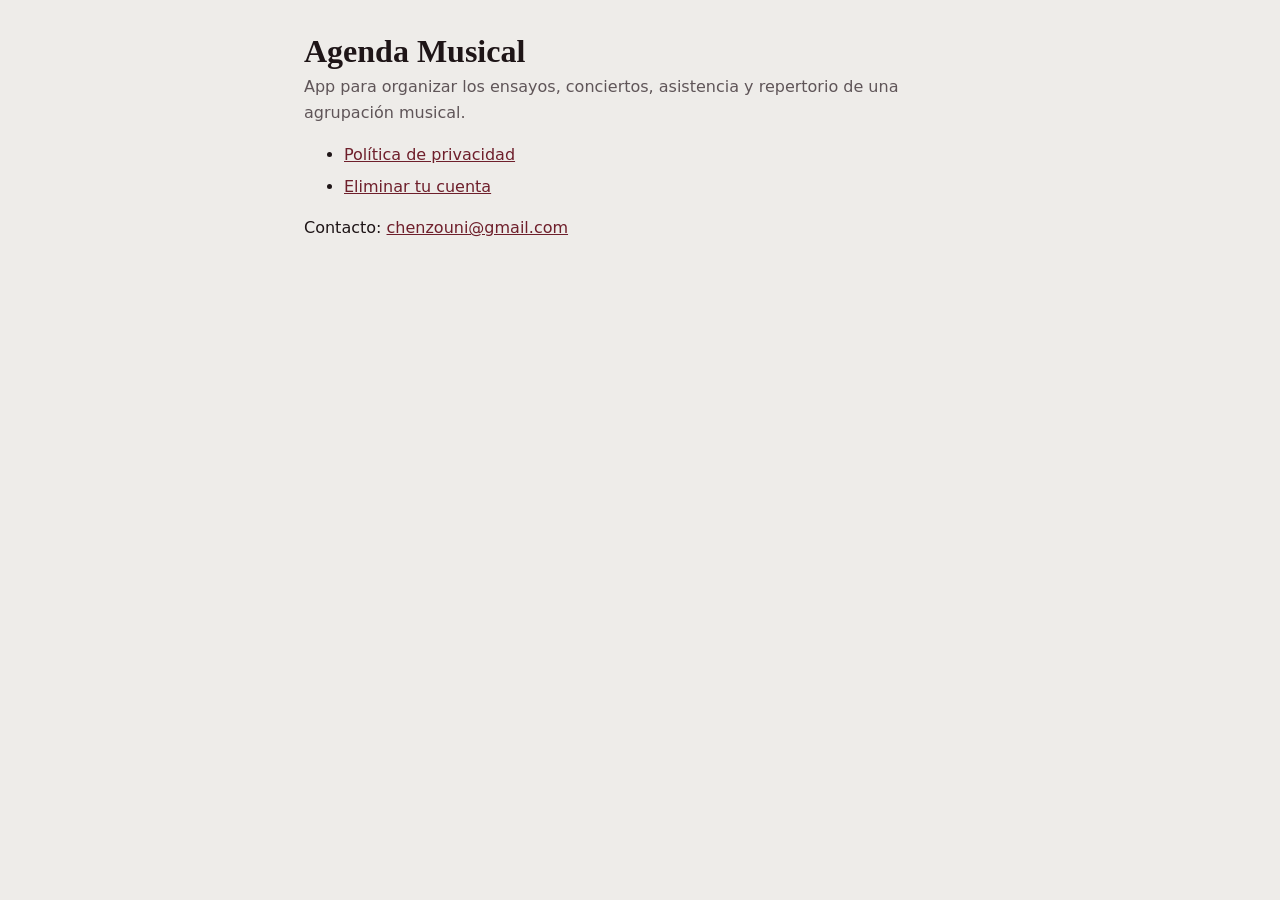
<file: index.html>
<!doctype html>
<html lang="es">
<head>
  <meta charset="utf-8">
  <meta name="viewport" content="width=device-width, initial-scale=1">
  <title>Agenda Musical</title>
  <link rel="stylesheet" href="estilo.css">
</head>
<body>
<main>
  <h1>Agenda Musical</h1>
  <p class="meta">App para organizar los ensayos, conciertos, asistencia y repertorio de una agrupación musical.</p>
  <ul>
    <li><a href="privacidad.html">Política de privacidad</a></li>
    <li><a href="eliminar-cuenta.html">Eliminar tu cuenta</a></li>
  </ul>
  <p>Contacto: <a href="mailto:chenzouni@gmail.com">chenzouni@gmail.com</a></p>
</main>
</body>
</html>
</file>
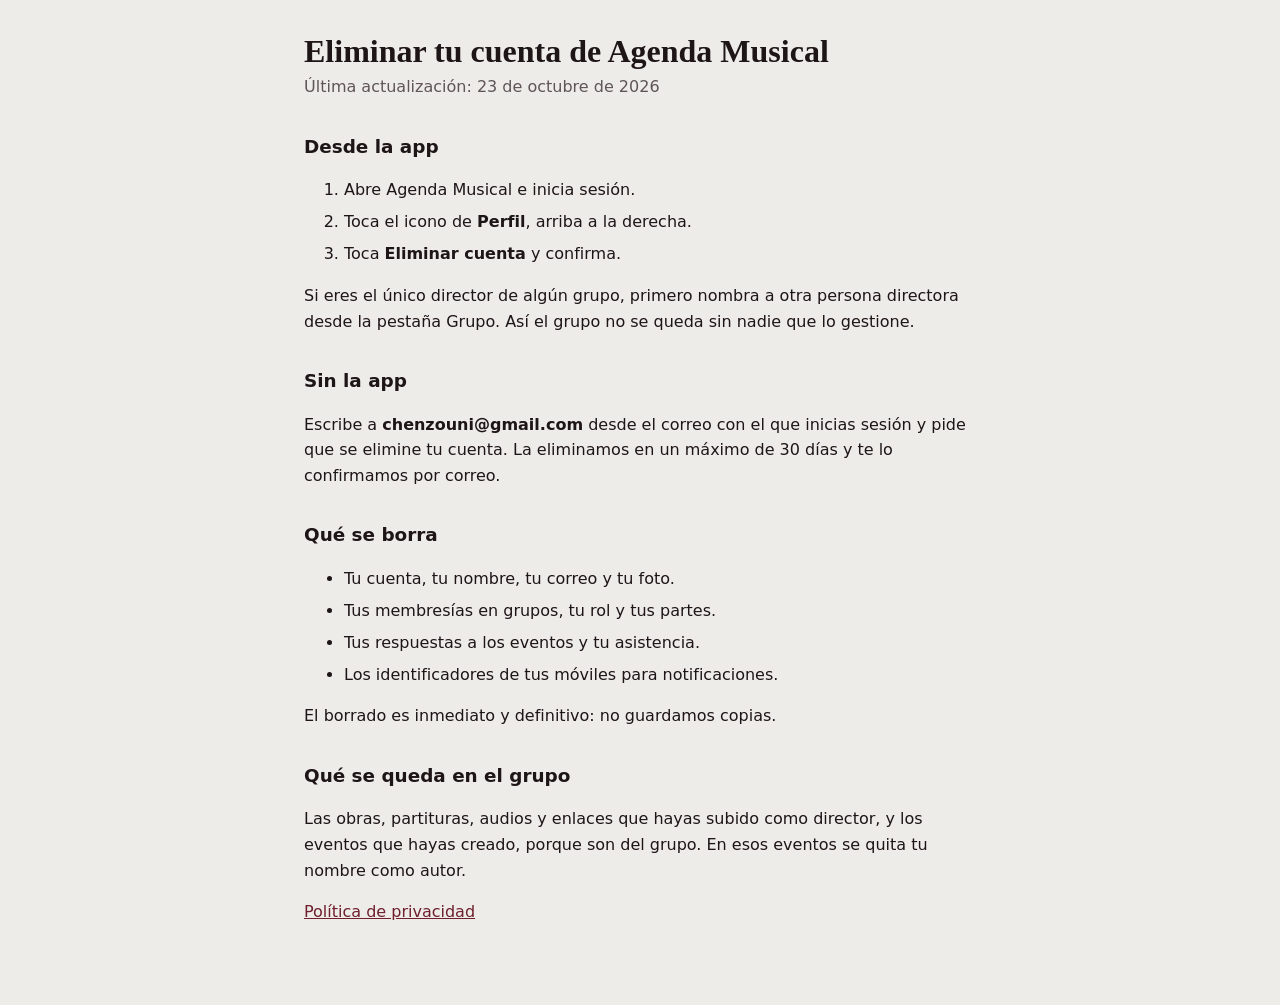
<file: eliminar-cuenta.html>
<!doctype html>
<html lang="es">
<head>
  <meta charset="utf-8">
  <meta name="viewport" content="width=device-width, initial-scale=1">
  <title>Eliminar tu cuenta · Agenda Musical</title>
  <link rel="stylesheet" href="estilo.css">
</head>
<body>
<main>
  <h1>Eliminar tu cuenta de Agenda Musical</h1>
  <p class="meta">Última actualización: 23 de octubre de 2026</p>

  <h2>Desde la app</h2>
  <ol>
    <li>Abre Agenda Musical e inicia sesión.</li>
    <li>Toca el icono de <strong>Perfil</strong>, arriba a la derecha.</li>
    <li>Toca <strong>Eliminar cuenta</strong> y confirma.</li>
  </ol>
  <p>Si eres el único director de algún grupo, primero nombra a otra persona directora desde la pestaña Grupo. Así el grupo no se queda sin nadie que lo gestione.</p>

  <h2>Sin la app</h2>
  <p>Escribe a <strong>chenzouni@gmail.com</strong> desde el correo con el que inicias sesión y pide que se elimine tu cuenta. La eliminamos en un máximo de 30 días y te lo confirmamos por correo.</p>

  <h2>Qué se borra</h2>
  <ul>
    <li>Tu cuenta, tu nombre, tu correo y tu foto.</li>
    <li>Tus membresías en grupos, tu rol y tus partes.</li>
    <li>Tus respuestas a los eventos y tu asistencia.</li>
    <li>Los identificadores de tus móviles para notificaciones.</li>
  </ul>
  <p>El borrado es inmediato y definitivo: no guardamos copias.</p>

  <h2>Qué se queda en el grupo</h2>
  <p>Las obras, partituras, audios y enlaces que hayas subido como director, y los eventos que hayas creado, porque son del grupo. En esos eventos se quita tu nombre como autor.</p>

  <p><a href="privacidad.html">Política de privacidad</a></p>
</main>
</body>
</html>
</file>
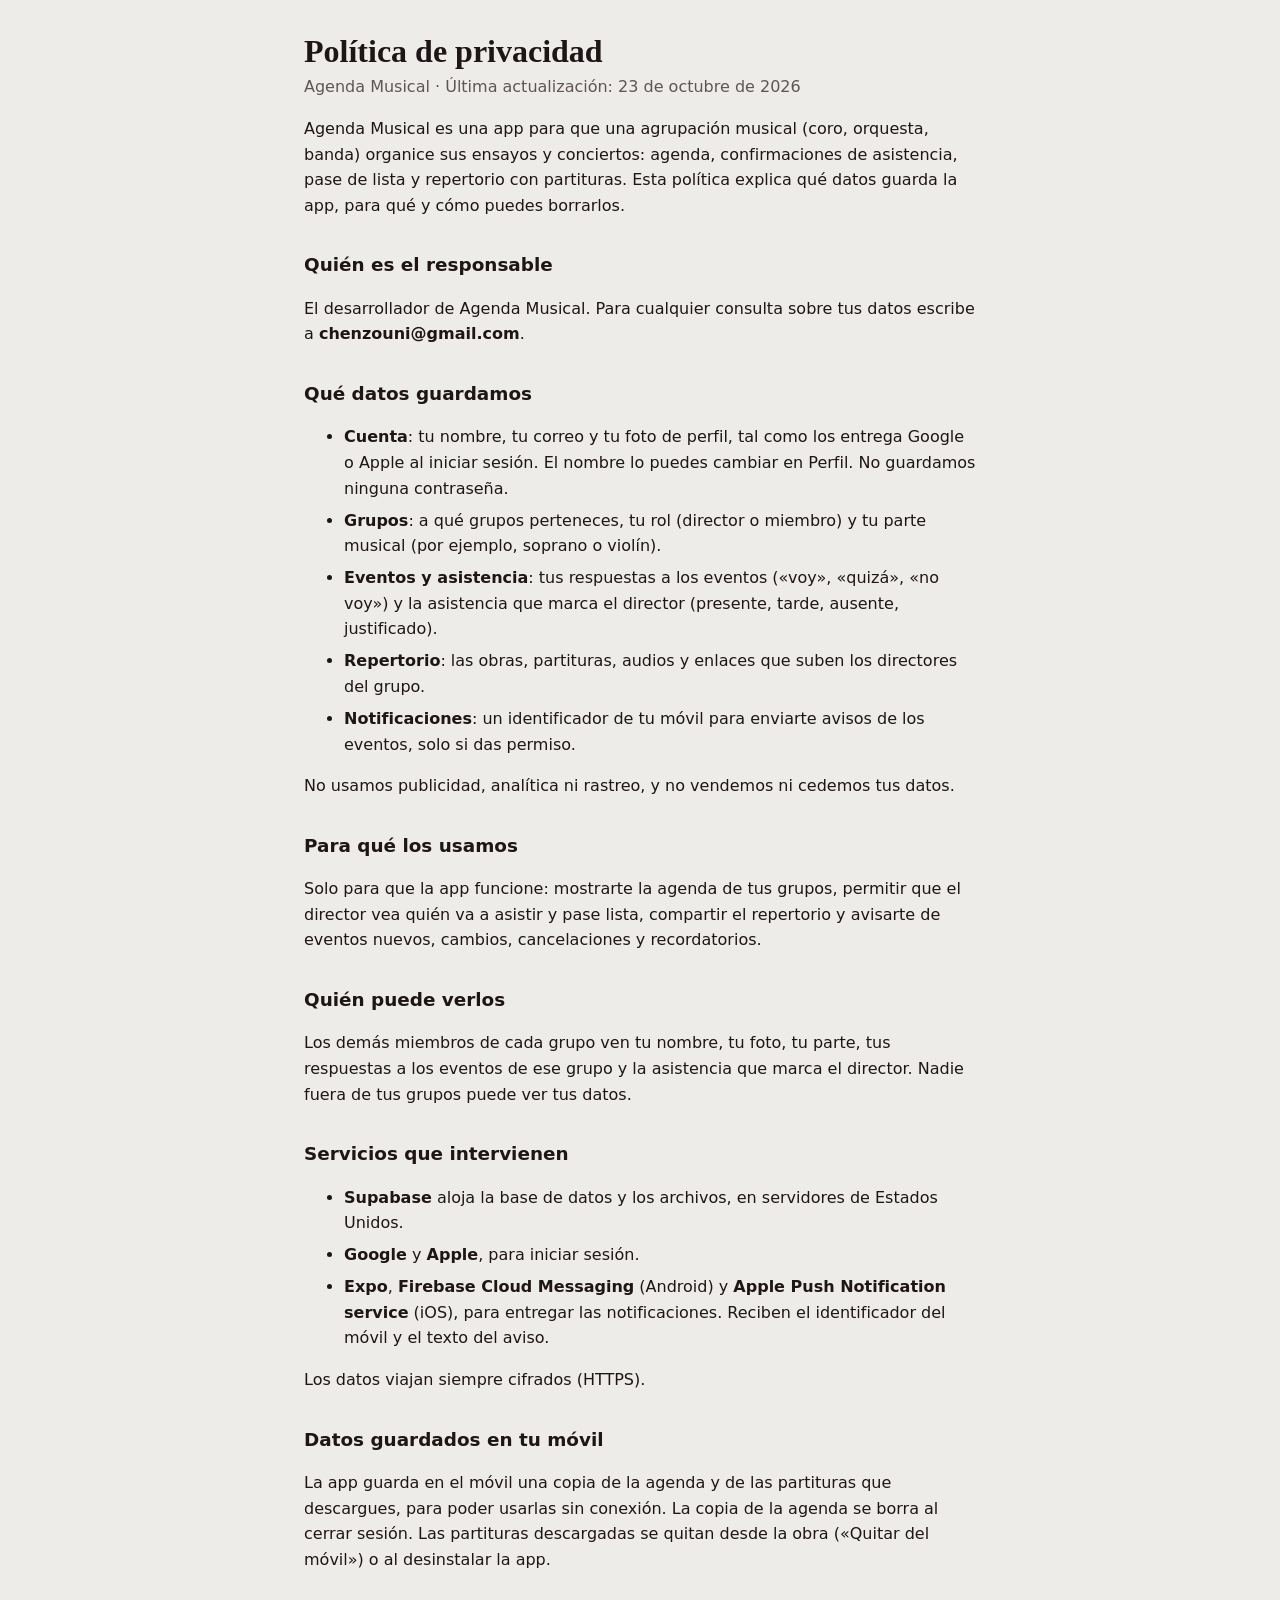
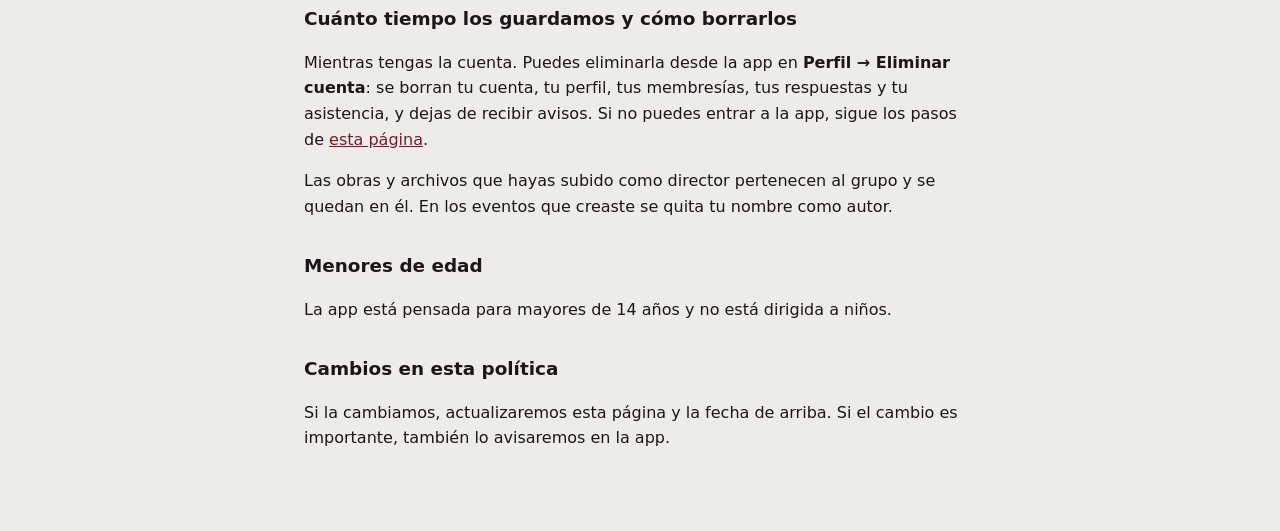
<file: privacidad.html>
<!doctype html>
<html lang="es">
<head>
  <meta charset="utf-8">
  <meta name="viewport" content="width=device-width, initial-scale=1">
  <title>Política de privacidad · Agenda Musical</title>
  <link rel="stylesheet" href="estilo.css">
</head>
<body>
<main>
  <h1>Política de privacidad</h1>
  <p class="meta">Agenda Musical · Última actualización: 23 de octubre de 2026</p>

  <p>Agenda Musical es una app para que una agrupación musical (coro, orquesta, banda) organice sus ensayos y conciertos: agenda, confirmaciones de asistencia, pase de lista y repertorio con partituras. Esta política explica qué datos guarda la app, para qué y cómo puedes borrarlos.</p>

  <h2>Quién es el responsable</h2>
  <p>El desarrollador de Agenda Musical. Para cualquier consulta sobre tus datos escribe a <strong>chenzouni@gmail.com</strong>.</p>

  <h2>Qué datos guardamos</h2>
  <ul>
    <li><strong>Cuenta</strong>: tu nombre, tu correo y tu foto de perfil, tal como los entrega Google o Apple al iniciar sesión. El nombre lo puedes cambiar en Perfil. No guardamos ninguna contraseña.</li>
    <li><strong>Grupos</strong>: a qué grupos perteneces, tu rol (director o miembro) y tu parte musical (por ejemplo, soprano o violín).</li>
    <li><strong>Eventos y asistencia</strong>: tus respuestas a los eventos («voy», «quizá», «no voy») y la asistencia que marca el director (presente, tarde, ausente, justificado).</li>
    <li><strong>Repertorio</strong>: las obras, partituras, audios y enlaces que suben los directores del grupo.</li>
    <li><strong>Notificaciones</strong>: un identificador de tu móvil para enviarte avisos de los eventos, solo si das permiso.</li>
  </ul>
  <p>No usamos publicidad, analítica ni rastreo, y no vendemos ni cedemos tus datos.</p>

  <h2>Para qué los usamos</h2>
  <p>Solo para que la app funcione: mostrarte la agenda de tus grupos, permitir que el director vea quién va a asistir y pase lista, compartir el repertorio y avisarte de eventos nuevos, cambios, cancelaciones y recordatorios.</p>

  <h2>Quién puede verlos</h2>
  <p>Los demás miembros de cada grupo ven tu nombre, tu foto, tu parte, tus respuestas a los eventos de ese grupo y la asistencia que marca el director. Nadie fuera de tus grupos puede ver tus datos.</p>

  <h2>Servicios que intervienen</h2>
  <ul>
    <li><strong>Supabase</strong> aloja la base de datos y los archivos, en servidores de Estados Unidos.</li>
    <li><strong>Google</strong> y <strong>Apple</strong>, para iniciar sesión.</li>
    <li><strong>Expo</strong>, <strong>Firebase Cloud Messaging</strong> (Android) y <strong>Apple Push Notification service</strong> (iOS), para entregar las notificaciones. Reciben el identificador del móvil y el texto del aviso.</li>
  </ul>
  <p>Los datos viajan siempre cifrados (HTTPS).</p>

  <h2>Datos guardados en tu móvil</h2>
  <p>La app guarda en el móvil una copia de la agenda y de las partituras que descargues, para poder usarlas sin conexión. La copia de la agenda se borra al cerrar sesión. Las partituras descargadas se quitan desde la obra («Quitar del móvil») o al desinstalar la app.</p>

  <h2>Cuánto tiempo los guardamos y cómo borrarlos</h2>
  <p>Mientras tengas la cuenta. Puedes eliminarla desde la app en <strong>Perfil → Eliminar cuenta</strong>: se borran tu cuenta, tu perfil, tus membresías, tus respuestas y tu asistencia, y dejas de recibir avisos. Si no puedes entrar a la app, sigue los pasos de <a href="eliminar-cuenta.html">esta página</a>.</p>
  <p>Las obras y archivos que hayas subido como director pertenecen al grupo y se quedan en él. En los eventos que creaste se quita tu nombre como autor.</p>

  <h2>Menores de edad</h2>
  <p>La app está pensada para mayores de 14 años y no está dirigida a niños.</p>

  <h2>Cambios en esta política</h2>
  <p>Si la cambiamos, actualizaremos esta página y la fecha de arriba. Si el cambio es importante, también lo avisaremos en la app.</p>
</main>
</body>
</html>
</file>
<file: estilo.css>
:root {
  color-scheme: light dark;
  --bg: #EEECE9;
  --surface: #FFFFFF;
  --text: #1E1517;
  --muted: #5F5558;
  --accent: #6E1F2B;
}

@media (prefers-color-scheme: dark) {
  :root {
    --bg: #1E1517;
    --surface: #2A2023;
    --text: #F6EEE2;
    --muted: #C9BFC1;
    --accent: #E7A3AD;
  }
}

body {
  margin: 0;
  background: var(--bg);
  color: var(--text);
  font: 16px/1.6 system-ui, -apple-system, "Segoe UI", Roboto, sans-serif;
}

main {
  max-width: 42rem;
  margin: 0 auto;
  padding: 2rem 16px 4rem;
}

h1 {
  font-family: Georgia, "Times New Roman", serif;
  font-size: 2rem;
  line-height: 1.2;
  margin: 0 0 0.25rem;
}

h2 {
  font-size: 1.15rem;
  margin: 2rem 0 0.5rem;
}

.meta {
  color: var(--muted);
  margin-top: 0;
}

a {
  color: var(--accent);
}

li + li {
  margin-top: 0.4rem;
}
</file>
